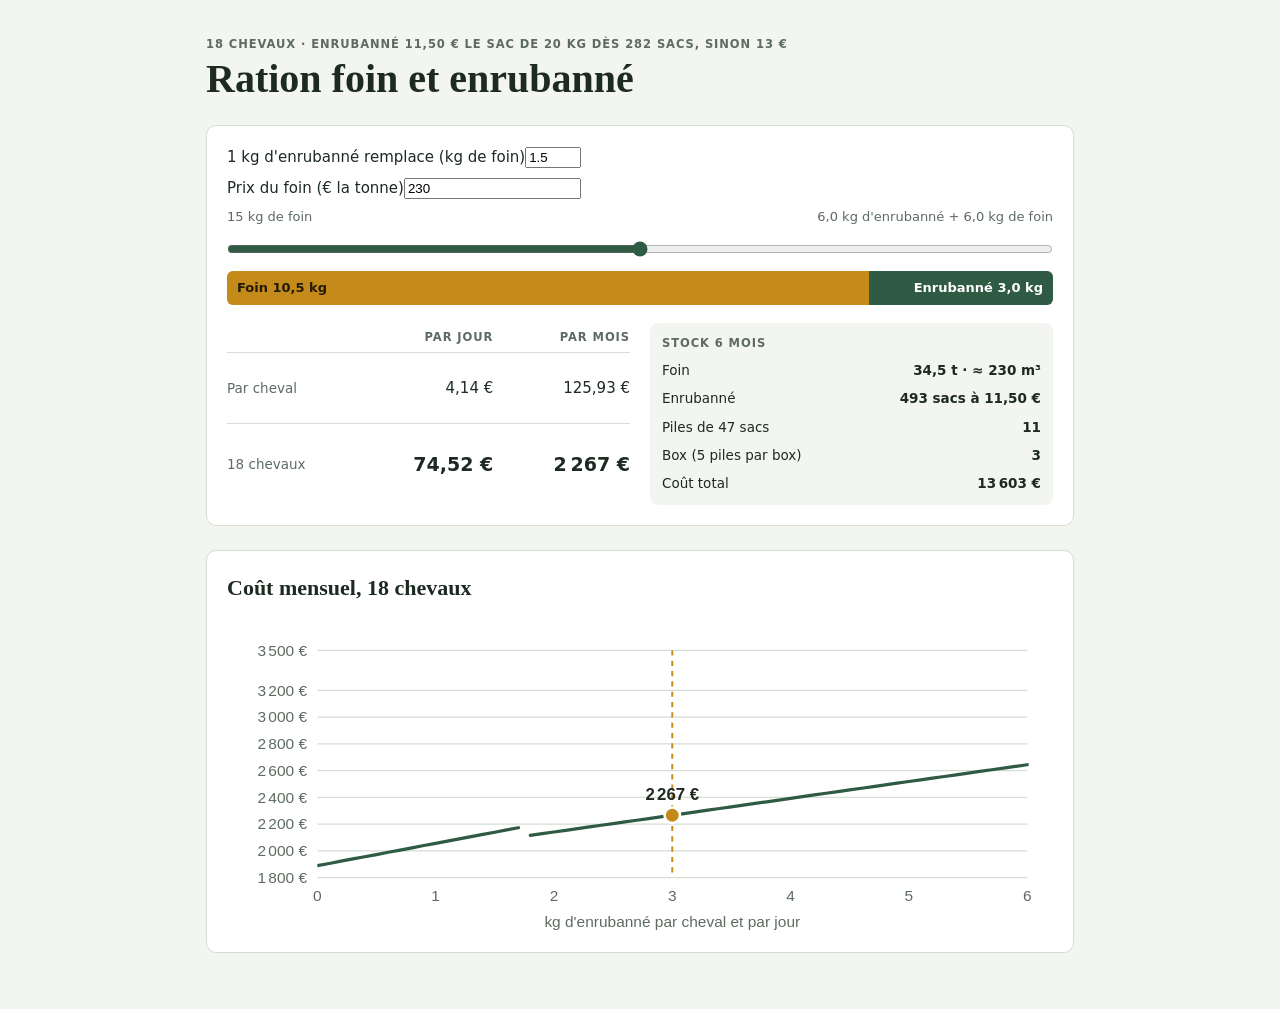
<file: static/ojasnptmck3vmuji/index.html>
<!doctype html>
<html lang="fr">
<head>
<meta charset="utf-8">
<meta name="viewport" content="width=device-width, initial-scale=1">
<meta name="robots" content="noindex, nofollow">
<title>Ration foin et enrubanné</title>
<style>
/* Version légère : une colonne, curseur, résultats, courbe */
:root {
  --bg: #f3f5f0;
  --surface: #ffffff;
  --ink: #1d2a22;
  --muted: #5d6b61;
  --line: #d6ddd3;
  --hay: #c48a1a;
  --hay-soft: #f6e7c4;
  --wrap: #2f5a43;
  --wrap-soft: #d8e8dc;
  --good: #2f7a4a;
  --warn: #a5561c;
  --font-display: Rockwell, "Roboto Slab", Georgia, serif;
  --font-body: system-ui, -apple-system, "Segoe UI", Roboto, sans-serif;
}
@media (prefers-color-scheme: dark) {
  :root:not([data-theme="light"]) {
    --bg: #141a16; --surface: #1c241f; --ink: #e6ece6; --muted: #9aa89e; --line: #2f3a33;
    --hay: #e3ab3f; --hay-soft: #3a2f17; --wrap: #7fbf96; --wrap-soft: #1f3a2a;
    --good: #7fcf9a; --warn: #f0a86a; color-scheme: dark;
  }
}
:root[data-theme="dark"] {
  --bg: #141a16; --surface: #1c241f; --ink: #e6ece6; --muted: #9aa89e; --line: #2f3a33;
  --hay: #e3ab3f; --hay-soft: #3a2f17; --wrap: #7fbf96; --wrap-soft: #1f3a2a;
  --good: #7fcf9a; --warn: #f0a86a; color-scheme: dark;
}
* { box-sizing: border-box; }
body { background: var(--bg); color: var(--ink); font-family: var(--font-body); font-size: 15px; line-height: 1.5; }
.wrap {
  max-width: 900px; margin: 0 auto; padding-block: 28px 48px;
  padding-left: max(16px, env(safe-area-inset-left, 0px));
  padding-right: max(16px, env(safe-area-inset-right, 0px));
  display: grid; gap: 24px;
}
header { display: grid; gap: 4px; }
h1 { font-family: var(--font-display); font-weight: 700; font-size: clamp(28px, 4vw, 40px); line-height: 1.1; margin: 0; text-wrap: balance; }
h2 { font-family: var(--font-display); font-weight: 700; font-size: 22px; margin: 0; text-wrap: balance; }
.label { font-size: 11.5px; text-transform: uppercase; letter-spacing: .08em; color: var(--muted); font-weight: 600; }
td, b { font-variant-numeric: tabular-nums; }
.panel { background: var(--surface); border: 1px solid var(--line); border-radius: 10px; padding: 20px; display: grid; gap: 18px; min-width: 0; }

.slider-wrap { display: grid; gap: 8px; }
.ends { display: flex; justify-content: space-between; gap: 12px; font-size: 13px; color: var(--muted); }
input[type="range"] { width: 100%; accent-color: var(--wrap); height: 28px; margin: 0; }
input:focus-visible { outline: 2px solid var(--hay); outline-offset: 2px; }
.mixbar { height: 34px; border-radius: 6px; overflow: hidden; display: flex; font-size: 13px; font-weight: 700; background: var(--line); }
.mixbar span { display: flex; align-items: center; padding: 0 10px; white-space: nowrap; overflow: hidden; transition: width .15s; }
.mixbar .h { background: var(--hay); color: #241a05; }
.mixbar .e { background: var(--wrap); color: var(--surface); justify-content: flex-end; }
.mixbar span:empty { padding: 0; }
@media (prefers-reduced-motion: reduce) { .mixbar span { transition: none; } }

.grid2 { display: grid; grid-template-columns: repeat(auto-fit, minmax(260px, 1fr)); gap: 20px; }
.costs { width: 100%; border-collapse: collapse; }
.costs th, .costs td { padding: 6px 0 6px 10px; text-align: right; }
.costs th:first-child, .costs td:first-child { text-align: left; padding-left: 0; }
.costs thead th { font-size: 11.5px; text-transform: uppercase; letter-spacing: .08em; color: var(--muted); font-weight: 600; border-bottom: 1px solid var(--line); }
.costs tbody td { border-bottom: 1px solid var(--line); }
.costs tbody tr:last-child td { border-bottom: 0; }
.costs .big { font-size: 19px; font-weight: 700; }
.costs .lbl { font-size: 13.5px; color: var(--muted); }

.stock { background: var(--bg); border-radius: 8px; padding: 12px; display: grid; gap: 8px; align-content: start; }
.stock-row { display: flex; justify-content: space-between; gap: 10px; font-size: 13.5px; }

@media (max-width: 640px) { .field { display: grid; grid-template-columns: minmax(0, 1fr) 90px; align-items: center; gap: 10px; font-size: 13.5px; }
input[type="number"] {
  width: 100%; font: inherit; font-variant-numeric: tabular-nums; text-align: right;
  padding: 6px 8px; border: 1px solid var(--line); border-radius: 6px; background: var(--surface); color: var(--ink);
}
#chart { width: 100%; height: auto; display: block; }
.field.ratio { max-width: 380px; margin-bottom: 6px; }
</style>
</head>
<body>

<div class="wrap">
  <header>
    <span class="label">18 chevaux · enrubanné 11,50 € le sac de 20 kg dès 282 sacs, sinon 13 €</span>
    <h1>Ration foin et enrubanné</h1>
  </header>

  <section class="panel" aria-label="Ration">
    <div class="slider-wrap">
      <div class="field ratio"><label for="ratio">1 kg d'enrubanné remplace (kg de foin)</label><input id="ratio" type="number" min="0.5" max="3" step="0.1" value="1.5"></div>
      <div class="field ratio"><label for="hayPrice">Prix du foin (€ la tonne)</label><input id="hayPrice" type="number" min="0" step="5" value="230"></div>
      <div class="ends"><span>15 kg de foin</span><span id="endMax"></span></div>
      <input id="slider" type="range" min="0" max="60" step="1" value="30" aria-label="Kilos d'enrubanné par cheval et par jour">
      <div class="mixbar" aria-hidden="true"><span class="h" id="barH"></span><span class="e" id="barE"></span></div>
    </div>

    <div class="grid2">
      <table class="costs">
        <thead><tr><th></th><th>Par jour</th><th>Par mois</th></tr></thead>
        <tbody>
          <tr><td class="lbl">Par cheval</td><td id="cHd"></td><td id="cHm"></td></tr>
          <tr><td class="lbl">18 chevaux</td><td class="big" id="cTd"></td><td class="big" id="cTm"></td></tr>
        </tbody>
      </table>
      <div class="stock" id="stock"></div>
    </div>
  </section>

  <section class="panel" aria-labelledby="chartTitle">
    <h2 id="chartTitle">Coût mensuel, 18 chevaux</h2>
    <svg id="chart" role="img" aria-label="Coût mensuel selon la quantité d'enrubanné"></svg>
  </section>

</div>

<script>
(function () {
  const HORSES = 18, BAG_KG = 20, BAG_LOW = 11.5, BAG_HIGH = 13, THRESHOLD = 282;
  let HAY_PRICE = 230;
  const HAY_DENSITY = 150; // kg/m³, foin en bottes empilées (estimation grossière)
  const MONTHS = 6, PER_STACK = 47;
  const BASE_HAY = 15, WRAP_CAP = 6;
  let RATIO = 1.5, WRAP_MAX = 6; // 1 kg d'enrubanné remplace RATIO kg de foin
  const DAYS_PER_MONTH = 365 / 12, STOCK_DAYS = MONTHS * DAYS_PER_MONTH;

  const eur = new Intl.NumberFormat('fr-FR', { style: 'currency', currency: 'EUR', minimumFractionDigits: 2, maximumFractionDigits: 2 });
  const eur0 = new Intl.NumberFormat('fr-FR', { style: 'currency', currency: 'EUR', maximumFractionDigits: 0 });
  const n0 = new Intl.NumberFormat('fr-FR', { maximumFractionDigits: 0 });
  const n1 = new Intl.NumberFormat('fr-FR', { minimumFractionDigits: 1, maximumFractionDigits: 1 });

  const $ = id => document.getElementById(id);
  const num = (id, fb, lo, hi) => { const v = parseFloat($(id).value); return isFinite(v) ? Math.min(hi, Math.max(lo, v)) : fb; };

  try {
    const r = localStorage.getItem('ration-ratio'); if (r !== null) $('ratio').value = r;
    const hp = localStorage.getItem('ration-hay-price'); if (hp !== null) $('hayPrice').value = hp;
    const p = localStorage.getItem('ration-pos'); if (p !== null) $('slider').value = p;
  } catch (e) {}

  const ration = wrap => ({ hay: Math.max(0, BASE_HAY - wrap * RATIO), wrap });

  function costs(r) {
    const bags = Math.ceil(r.wrap * HORSES * STOCK_DAYS / BAG_KG - 1e-9);
    const bagPrice = bags >= THRESHOLD ? BAG_LOW : BAG_HIGH;
    const hayDay = r.hay * HAY_PRICE / 1000, wrapDay = r.wrap * bagPrice / BAG_KG;
    const day = hayDay + wrapDay;
    return { bags, bagPrice, day, month: day * DAYS_PER_MONTH, stock: hayDay * HORSES * STOCK_DAYS + bags * bagPrice };
  }

  const PILES_PER_BOX = 5; // 5 piles de 47 sacs par box

  function update() {
    RATIO = num('ratio', 1.5, 0.5, 3);
    HAY_PRICE = num('hayPrice', 230, 0, 10000);
    WRAP_MAX = Math.min(WRAP_CAP, Math.floor(BASE_HAY / RATIO * 10) / 10);
    $('slider').max = Math.round(WRAP_MAX * 10);
    $('endMax').textContent = `${n1.format(WRAP_MAX)} kg d'enrubanné + ${n1.format(Math.max(0, BASE_HAY - WRAP_MAX * RATIO))} kg de foin`;
    const r = ration(Math.min(WRAP_MAX, +$('slider').value / 10));
    const c = costs(r);

    const tot = r.hay + r.wrap || 1;
    $('barH').style.width = (r.hay / tot * 100) + '%';
    $('barE').style.width = (r.wrap / tot * 100) + '%';
    $('barH').textContent = r.hay > 0 ? `Foin ${n1.format(r.hay)} kg` : '';
    $('barE').textContent = r.wrap > 0 ? `Enrubanné ${n1.format(r.wrap)} kg` : '';

    $('cHd').textContent = eur.format(c.day);
    $('cHm').textContent = eur.format(c.month);
    $('cTd').textContent = eur.format(c.day * HORSES);
    $('cTm').textContent = eur0.format(c.month * HORSES);

    const piles = Math.ceil(c.bags / PER_STACK);
    const boxes = Math.ceil(piles / PILES_PER_BOX);
    $('stock').innerHTML = `
      <span class="label">Stock 6 mois</span>
      <div class="stock-row"><span>Foin</span><b>${n1.format(r.hay * HORSES * STOCK_DAYS / 1000)} t · ≈ ${n0.format(r.hay * HORSES * STOCK_DAYS / HAY_DENSITY)} m³</b></div>
      <div class="stock-row"><span>Enrubanné</span><b>${n0.format(c.bags)} sacs${r.wrap ? ` à ${eur.format(c.bagPrice)}` : ''}</b></div>
      <div class="stock-row"><span>Piles de 47 sacs</span><b>${n0.format(piles)}</b></div>
      <div class="stock-row"><span>Box (5 piles par box)</span><b>${n0.format(boxes)}</b></div>
      <div class="stock-row"><span>Coût total</span><b>${eur0.format(c.stock)}</b></div>`;

    drawChart(r);
    try { localStorage.setItem('ration-pos', $('slider').value); localStorage.setItem('ration-ratio', $('ratio').value); localStorage.setItem('ration-hay-price', $('hayPrice').value); } catch (e) {}
  }

  const cssVar = k => getComputedStyle(document.documentElement).getPropertyValue(k).trim();

  function drawChart(cur) {
    const W = 640, H = 240, m = { l: 70, r: 20, t: 22, b: 42 };
    const muted = cssVar('--muted'), line = cssVar('--line'), wrap = cssVar('--wrap'), hay = cssVar('--hay'), ink = cssVar('--ink');
    const pts = [];
    const N = Math.round(WRAP_MAX * 10);
    for (let i = 0; i <= N; i++) { const c = costs(ration(i / 10)); pts.push({ w: i / 10, y: c.month * HORSES, price: c.bagPrice }); }
    const lo = 1800, hi = 3500; // axe fixe
    const X = w => m.l + (w / WRAP_MAX) * (W - m.l - m.r);
    const Y = v => m.t + (1 - (v - lo) / (hi - lo)) * (H - m.t - m.b);
    let svg = '';
    for (const v of [1800, 2000, 2200, 2400, 2600, 2800, 3000, 3200, 3500]) {
      svg += `<line x1="${m.l}" x2="${W - m.r}" y1="${Y(v)}" y2="${Y(v)}" stroke="${line}" stroke-width="1"/>`;
      svg += `<text x="${m.l - 8}" y="${Y(v) + 4}" text-anchor="end" font-size="12" fill="${muted}">${eur0.format(v)}</text>`;
    }
    for (let w = 0; w <= WRAP_MAX + 1e-9; w++) svg += `<text x="${X(w)}" y="${H - m.b + 18}" text-anchor="middle" font-size="12" fill="${muted}">${w}</text>`;
    svg += `<text x="${(m.l + W - m.r) / 2}" y="${H - 4}" text-anchor="middle" font-size="12" fill="${muted}">kg d'enrubanné par cheval et par jour</text>`;
    let d = '';
    pts.forEach((p, i) => {
      const jump = i > 0 && pts[i - 1].w > 0 && pts[i - 1].price !== p.price;
      d += (i === 0 || jump ? 'M' : 'L') + X(p.w).toFixed(1) + ' ' + Y(p.y).toFixed(1) + ' ';
    });
    svg += `<defs><clipPath id="plotClip"><rect x="${m.l}" y="${m.t - 8}" width="${W - m.l - m.r + 8}" height="${H - m.t - m.b + 16}"/></clipPath></defs>`;
    svg += `<path clip-path="url(#plotClip)" d="${d}" fill="none" stroke="${wrap}" stroke-width="2.5" stroke-linejoin="round" stroke-linecap="round"/>`;
    const v = costs(cur).month * HORSES, cx = X(cur.wrap), cy = Y(Math.min(hi, Math.max(lo, v)));
    svg += `<line x1="${cx}" x2="${cx}" y1="${m.t}" y2="${H - m.b}" stroke="${hay}" stroke-width="1.5" stroke-dasharray="4 4"/>`;
    svg += `<circle cx="${cx}" cy="${cy}" r="6" fill="${hay}" stroke="${cssVar('--surface')}" stroke-width="2"/>`;
    const lx = Math.min(Math.max(cx, m.l + 40), W - m.r - 40), ly = cy - 12 < m.t + 4 ? cy + 22 : cy - 12;
    svg += `<text x="${lx}" y="${ly}" text-anchor="middle" font-size="13" font-weight="700" fill="${ink}">${eur0.format(v)}</text>`;
    $('chart').setAttribute('viewBox', `0 0 ${W} ${H}`);
    $('chart').setAttribute('font-family', 'Public Sans, sans-serif');
    $('chart').innerHTML = svg;
  }

  ['slider', 'ratio', 'hayPrice'].forEach(id => $(id).addEventListener('input', update));
  window.matchMedia('(prefers-color-scheme: dark)').addEventListener?.('change', update);
  new MutationObserver(update).observe(document.documentElement, { attributes: true, attributeFilter: ['data-theme'] });
  update();
})();
</script>
</body>
</html>
</file>
